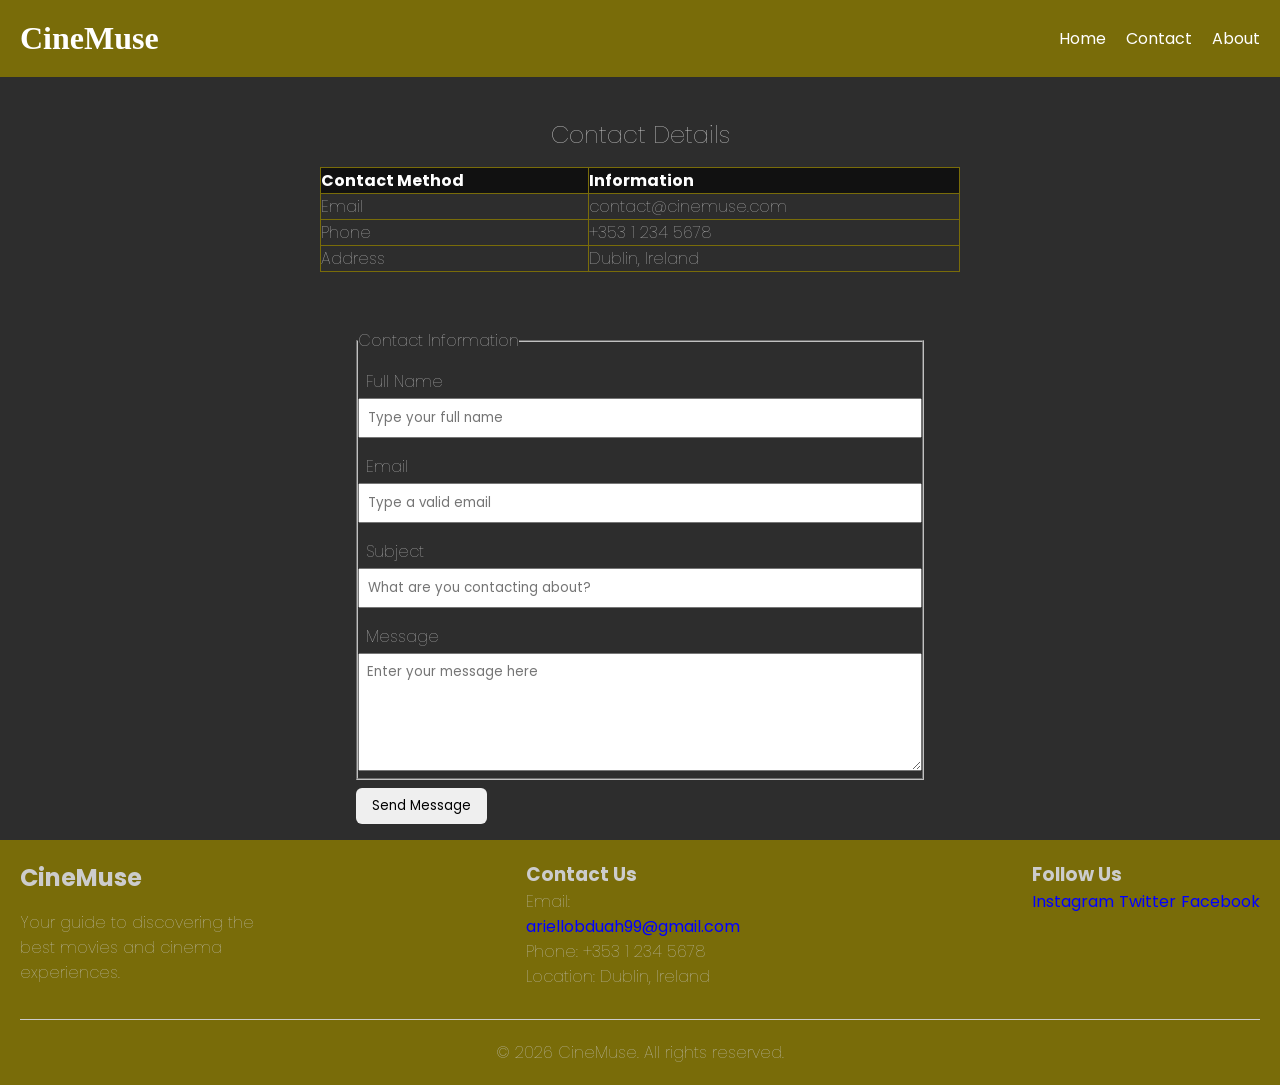
<file: contact.html>
<!DOCTYPE html>
<html lang="en">
<head>
    <meta charset="UTF-8">
    <meta name="viewport" content="width=device-width, initial-scale=1.0">
    <title>Contact</title>
    <link rel="stylesheet" href="style.css">
    <link href="https://fonts.googleapis.com/css2?family=Poppins:wght@300;400;600&display=swap" rel="stylesheet">
</head>
<body>
    <header>
        <h1>CineMuse</h1>
        <nav class="Navbar">
            <a href="index.html">Home</a>
            <a href="contact.html">Contact</a>
            <a href="about.html">About</a>
        </nav>
    </header>
    <table>
    <caption>Contact Details</caption>

    <thead>
        <tr>
            <th>Contact Method</th>
            <th>Information</th>
        </tr>
    </thead>

    <tbody>
        <tr>
            <td>Email</td>
            <td>contact@cinemuse.com</td>
        </tr>

        <tr>
            <td>Phone</td>
            <td>+353 1 234 5678</td>
        </tr>

        <tr>
            <td>Address</td>
            <td>Dublin, Ireland</td>
        </tr>

    </tbody>
</table>

    <form method="post" action="#">
          <fieldset>
            <legend>Contact Information</legend>
            <label for="fullName">Full Name</label>
            <input type="text" id="fullName" placeholder="Type your full name" required>

            <label for="email">Email</label>
            <input type="email" id="email" placeholder="Type a valid email" required>

            <label for="subject">Subject</label>
            <input type="text" id="subject" placeholder="What are you contacting about?" pattern="[A-Za-z]+" required>

            <label for="message">Message</label>
            <textarea id="message" placeholder="Enter your message here" rows="5"></textarea>
          </fieldset>

          <button type="submit">Send Message</button>
    </form>

    <footer>
    <div class="footer-container">

        <div class="footer-section">
            <h2>CineMuse</h2>
            <p>Your guide to discovering the best movies and cinema experiences.</p>
        </div>

        <div class="footer-section">
            <h3>Contact Us</h3>
            <p>Email:
            <a href="mailto:ariellobduah99@gmail.com">ariellobduah99@gmail.com</a></p>
            <p>Phone: +353 1 234 5678</p>
            <p>Location: Dublin, Ireland</p>
        </div>

        <div class="footer-section">
            <h3>Follow Us</h3>
            <a href="https://www.instagram.com/?hl=en">Instagram</a>
            <a href="https://x.com/">Twitter</a>
            <a href="https://www.facebook.com/>Facebook">Facebook</a>
        </div>

    </div>
    <div class="footer-bottom">
        <p>&copy; 2026 CineMuse. All rights reserved.</p>
    </div>
    </footer>
</body>
</html>
</file>
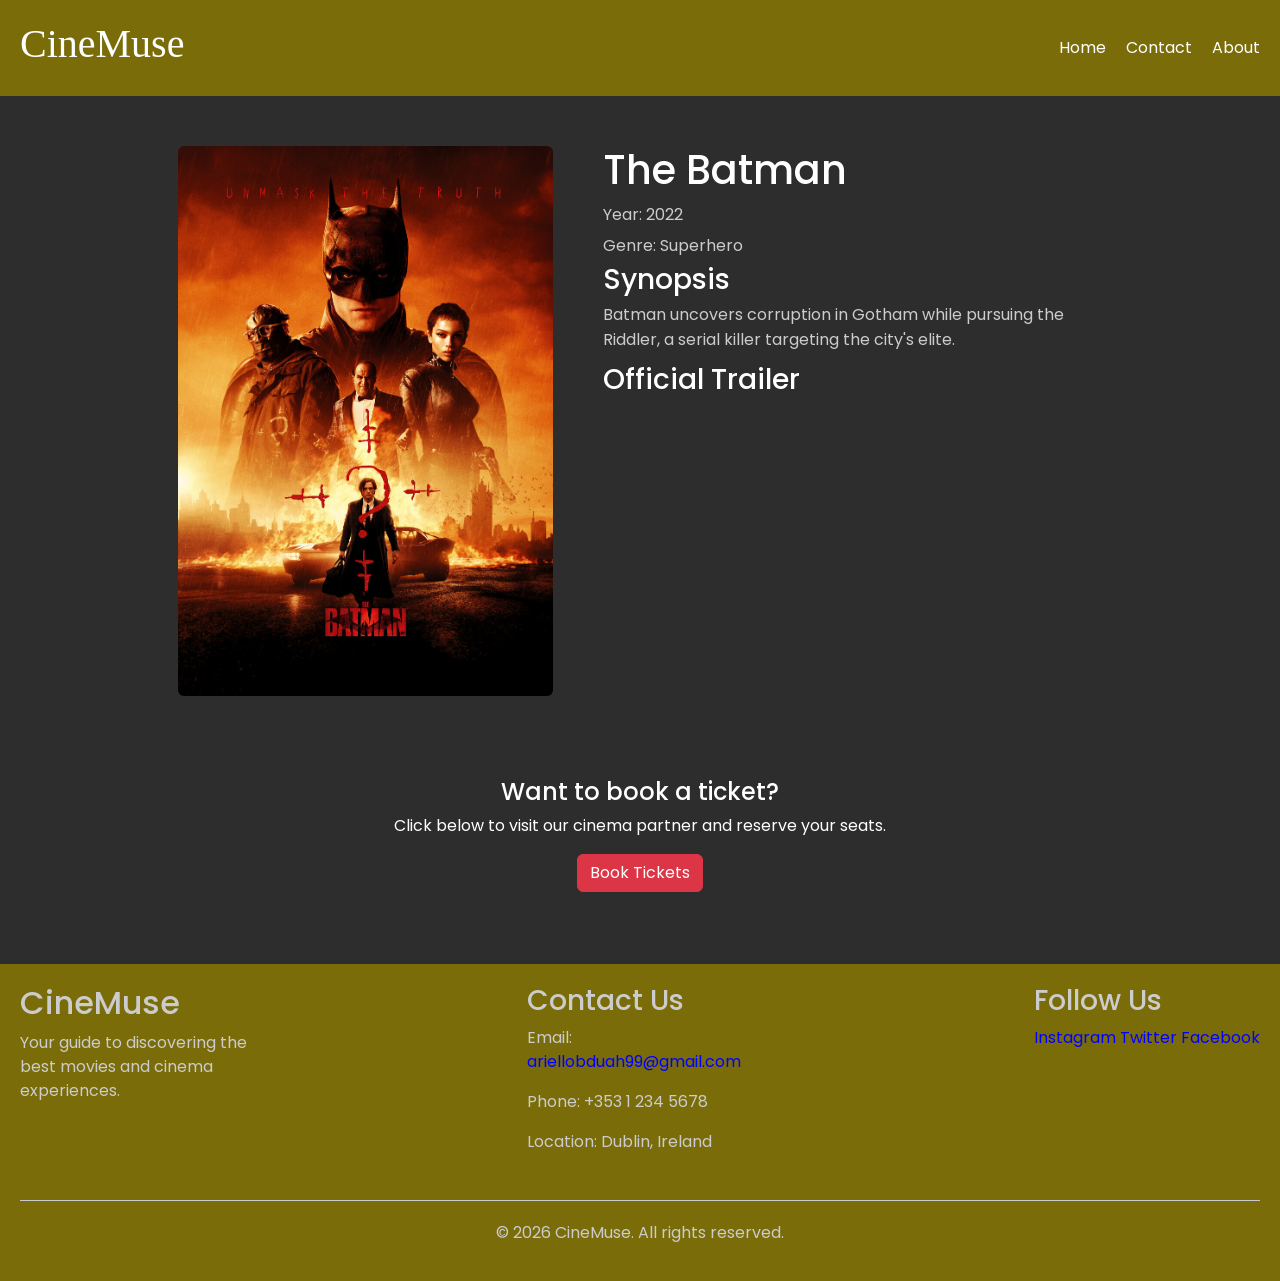
<file: details.html>
<!DOCTYPE html>
<html lang="en">
<head>
    <meta charset="UTF-8">
    <meta name="viewport" content="width=device-width, initial-scale=1.0">
    <title>Details</title>
    <link rel="stylesheet" href="style.css">
    <link href="https://fonts.googleapis.com/css2?family=Poppins:wght@300;400;600&display=swap" rel="stylesheet">
    <link href="https://cdn.jsdelivr.net/npm/bootstrap@5.3.3/dist/css/bootstrap.min.css" rel="stylesheet">
</head>
<body>
<header>
        <h1>CineMuse</h1>
        <nav class="Navbar">
            <a href="index.html">Home</a>
            <a href="contact.html">Contact</a>
            <a href="about.html">About</a>
        </nav>
    </header>
    <div class="movie-container">
    <div class="poster">
        <img src="images/the-batman.jpg" alt="The Batman">
    </div>

    <div class="movie-overview">
    <div class="movie-info">
        <h1>The Batman</h1>
        <p>Year: 2022</p>
        <p>Genre: Superhero</p>
        <h3>Synopsis</h3>
        <p>
            Batman uncovers corruption in Gotham while pursuing the Riddler,
            a serial killer targeting the city's elite.
        </p>


        <div class="trailer">
            <h3>Official Trailer</h3>
            <iframe width="560"
            height="315"
            src="https://www.youtube.com/embed/mqqft2x_Aa4"
            title="Official Trailer"
            allow="accelerometer; autoplay; clipboard-write; encrypted-media; gyroscope; picture-in-picture"
            allowfullscreen>
        </iframe>

        </div>
    </div>
    </div>
</div>

<div class="container text-center my-5">
    <div class="booking message p-4 rounded text-white">
        <h4 class="book-ticket-alert">Want to book a ticket?</h4>
        <p>
            Click below to visit our cinema partner and reserve your seats.
        </p>
        <a href="https://www.cineworld.ie/#/" 
           class="btn btn-danger">
            Book Tickets
        </a>
     </div>

</div>

<footer>
    <div class="footer-container">
        <div class="footer-section">
            <h2>CineMuse</h2>
            <p>Your guide to discovering the best movies and cinema experiences.</p>
        </div>

        <div class="footer-section">
            <h3>Contact Us</h3>
            <p>Email:
            <a href="mailto:ariellobduah99@gmail.com">ariellobduah99@gmail.com</a></p>
            <p>Phone: +353 1 234 5678</p>
            <p>Location: Dublin, Ireland</p>
        </div>

        <div class="footer-section">
            <h3>Follow Us</h3>
            <a href="https://www.instagram.com/?hl=en">Instagram</a>
            <a href="https://x.com/">Twitter</a>
            <a href="https://www.facebook.com/>Facebook">Facebook</a>
        </div>

    </div>
    <div class="footer-bottom">
        <p>&copy; 2026 CineMuse. All rights reserved.</p>
    </div>
</footer>
</body>
</html>
</file>
<file: style.css>
* {
    box-sizing: border-box;
    margin: 0;
    padding: 0;
}

.Hero img {
    width:100%;
    height: 500px;
    object-fit: cover;
}

header {
    background-color: #796c09;
    padding: 20px;
    margin-top: 0px;
    font-family: "poppins", sans-serif;
    display: flex;
    justify-content: space-between;
    align-items: center;
}


.introduction{
    font-family: "poppins", sans-serif;
    font-weight: lighter;
    line-height: 1.8;
}

h2,
.section a,
.movie-card h3,
.movie-card p
h4,
article p,
.footer-bottom,
.footer-section{
    font-family: "poppins", sans-serif;;

}


main p{
    font-weight: lighter;
    color: #ccc
}

body {
    background: #2d2d2d !important;
    color: #ccc !important;
    font-family: "poppins", sans-serif;
    font-weight: lighter;   
}

input,
textarea,
button{
    font-family: "poppins" , sans-serif;
}

article {
    padding: 20px;
}

article p{
    color:#ccc
}

article a{
    color: #796c09;
    text-decoration: none;
}

article a:hover{
    text-decoration: underline;
}

h1{
    color: white !important;
    font-family:fantasy;
}

h2 {
    margin-bottom: 15px;
}

.movie-card h3,
.movie-card p {
    padding: 0.5rem;
    line-height: 0.5rem;
}

section {
    padding: 20px;
}



.movie-row {
    display: flex;
    gap: 25px;
}

.movie-link{
    text-decoration: none;
}


.movie-card {
    transition: box-shadow 0.3s ease;
    border-radius: 10px;
}

.movie-card a{
    text-decoration: none;
}

.movie-card h3 {
    font-size: 20px;
    color: white;
    padding: 0.5rem;
    line-height: 1.2;
    margin-bottom: 5px;
}

.movie-card p {
    font-size: 18px;
    color: #ccc;
    padding: 0 0.5rem;
    line-height: 0.5rem;
    margin-top: 0;
}



.movie-card:hover {
    box-shadow: 0 0 20px #796c09;
    border-radius: 10px;
}

.movie-card img {
    border-radius: 10px;
}

.section-title {
    display: flex;
    justify-content: space-between;
}

.movie-grid {
    display: flex;
    gap: 25px;
}

section a {
    color: white
}



footer {
    padding: 20px 20px;
    display: block;
    justify-content: center;
    background-color: #796c09;
}

.footer-container{
    display: flex;
    justify-content: space-between;
    flex-wrap: wrap;
    gap: 30px;
}

.footer-section{
    max-width: 250px;
}

.footer-bottom{
    text-align: center;
    width:100%;
    border-top: 1px solid;
    margin-top: 30px;
    padding-top: 20px;
}

.footer-section a{
    text-decoration: none;
    color: blue;
    font-weight: normal;
}



.footer-section a:hover{
    text-decoration: underline;
}

nav a {
    color: white;
    text-decoration: none;
    font-weight: normal;
}

nav a:hover{
    color: #2d2d2d;
}

.Navbar {
    gap: 20px;
    display: flex;
    gap: 20px;
}

.section img {
    height: 250px;
    width: 200px;
}

.About-us,
aside h3,
aside p,
.Website-Tuts {
    padding: 20px;
}

.Website-Tuts p{
    margin-top: 10px;
}

.mission p{
    margin-top: 10px;
}


section ul{
    margin-top: 10px;
}

.About-us p
.about p {
    margin-top: 10px;
}


 
 

 .about-main-text{
    max-width: 900px;
    margin: 0 auto;
    padding:40px;
 }

 .about-main-text{
    line-height: 1.8;
 }

 
 
 form{
    max-width:600px;
    margin:auto;
    padding:1rem;
    border-radius: 6px;
 }

 label{
    display: block;
    margin-top: 1rem;
    padding: 0 0.5rem;
 }

 input,
 textarea{
    width:100%;
    padding: 0.5rem;
    margin-top: 0.25rem;
 }

 textarea{
    width:100%;
 }

 button{
    margin-top: 0.5rem;
    padding:0.5rem 1rem;
    border-radius: 6px;
    border: none;
    cursor: pointer;
 }

 button:hover{
    background: #796c09;
    transform: translateY(-2px);
 }

 table{
    width:50%;
    margin: 40px auto;
    border-collapse: collapse;
 }
  caption{
    font-size: 24px;
    margin-bottom: 15px;
  }

  th,
  td{
    border: 1px solid #796c09;
    text-align: left;
  }

  th{
    background-color: #111;
    color: white;
  }

  .movie-info img{
    height: 450px;
    width:400px;
    display: flex;
    align-items: center;
  }

  .movie-container{
    display: flex;
    justify-content: center;
    align-items: flex-start;
    gap: 50px;
    margin: 50px auto;
    width:80%;
  }

  .poster img{
    width: 375px;
    height: 550px;
    border-radius: 6px;
  }

  .movie-info{
    max-width:500px;
    font-family: "poppins", sans-serif;
  }

  

  .movie-info h1 {
    font-family: "poppins", sans-serif;
    color:white;
}

.movie-info h3 {
    margin-top: 5px;
    margin-bottom: 5px;
    color: white;
}

.movie-info p {
    margin-bottom: 5px;
    line-height: 1.6;
}


.trailer{
    margin-top:10px;
}

.trailer h3{
    margin-bottom:10px;
}

.trailer iframe {
    width: 80%;
    max-width: 600px;
    height: 290px;
    border: none;
    border-radius: 6px;
}

.booking-message{
    background-color: #796c09;
    max-width: 600px;
}


.container{
     font-family: "poppins", sans-serif;
}



  



@media (max-width:768px) {
    header {
        flex-direction: column;
        gap: 15px;
        text-align: center;
        flex-wrap: wrap;
    }

    nav a {
        flex-direction: column;
    }

    .movie-row,
    .movie-grid {
        flex-direction: column;
        align-items: center;
    }

.trailer iframe{
    width: 300px;
    height:215px;
    justify-content: center;
}

header,
footer{
    width:100%;
}

.movie-container{
    gap:20px;
}

.movie-container{
    flex-direction: column;
    align-items: center;
}


.movie-overview{
    width: 100%;
}


.movie-info{
    text-align: center;
}



}
</file>
